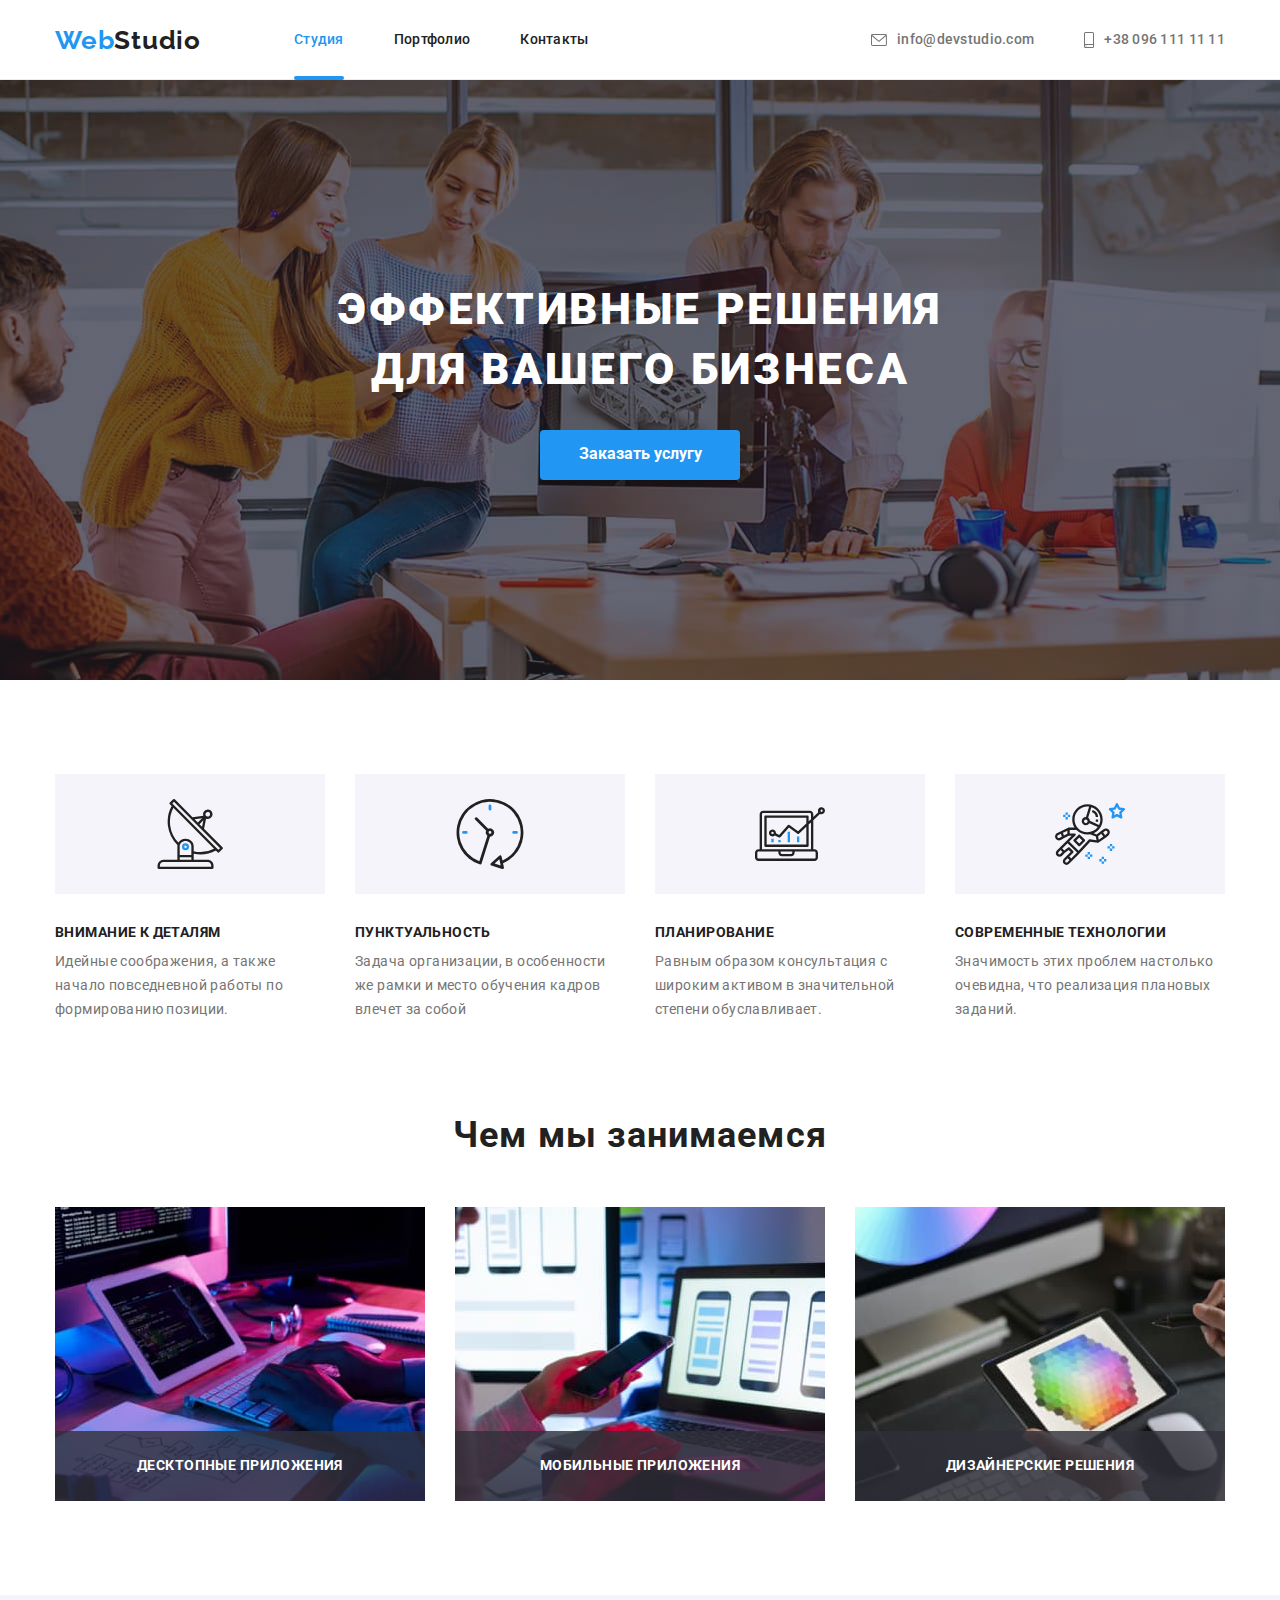
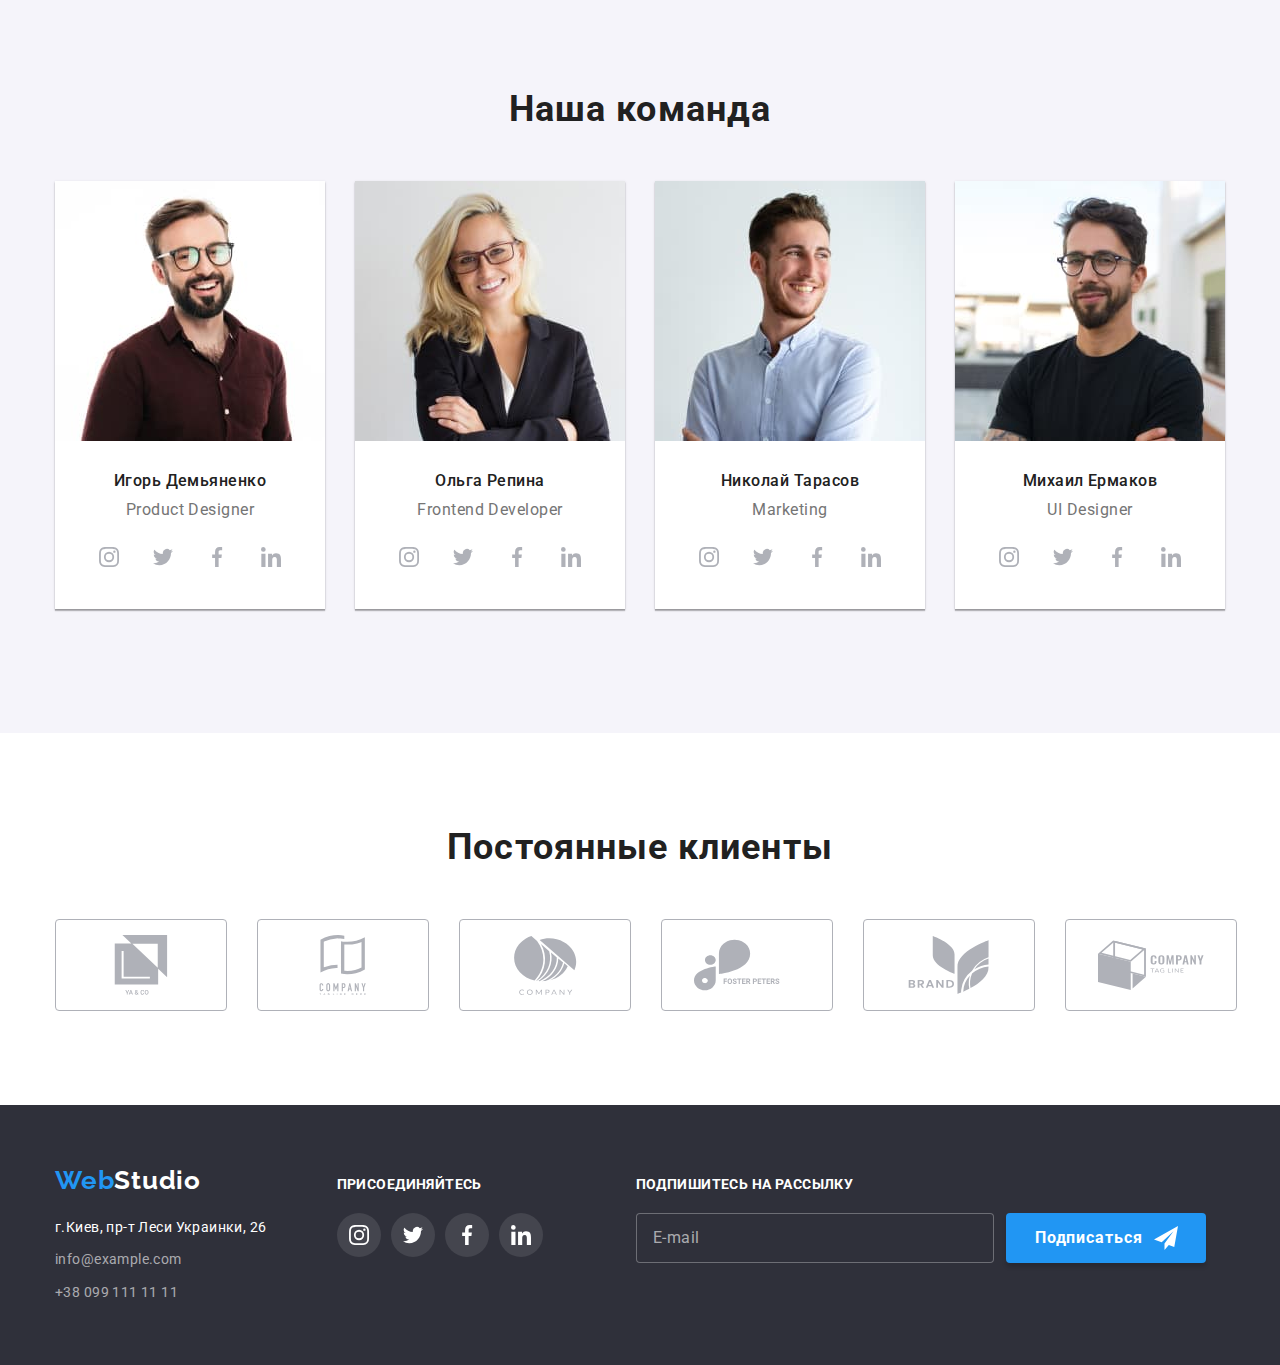
<file: index.html>
<!DOCTYPE html>
<html lang="en">
<head>
    <meta charset="UTF-8">
    <meta http-equiv="X-UA-Compatible" content="IE=edge">
    <meta name="viewport" content="width=device-width, initial-scale=1.0">
    <title>WebStudio</title>
    <link rel="preconnect" href="https://fonts.googleapis.com">
    <link rel="preconnect" href="https://fonts.gstatic.com" crossorigin>
    <link href="https://fonts.googleapis.com/css2?family=Raleway:wght@700&family=Roboto:wght@400;500;700;900&display=swap" rel="stylesheet">
    <link rel="stylesheet" href="https://cdnjs.cloudflare.com/ajax/libs/modern-normalize/1.1.0/modern-normalize.min.css">
    <link rel="stylesheet" href="css/main.min.css">
</head>
<body>
    <!--Шапка-->
    <header class="page-header"> 
      <div class="container page-header--head">
        <nav class="header-nav">
        <a href="#" class="logo"><span class="logo__accent">Web</span>Studio</a>
        <div class="mobile-menu is-open" data-menu>
          <nav class="mobile-menu__nav">
            <ul class="nav-mobile">
                <li class="nav-mobile__item">
                    <a href="./index.html" class="nav-mobile__link nav-mobile__link--current">Студия</a>
                </li>
                <li class="nav-mobile__item">
                    <a href="./portfolio.html" class="nav-mobile__link">Портфолио</a>
                </li>
                <li class="nav-mobile__item">
                    <a href="#" class="nav-mobile__link">Контакты</a>
                </li>
            </ul>
            </nav>
            <ul class="mobile-contact">
                <li class="mobile-contact__item">
                    <a href="tel:+380961111111" class="mobile-contact__tel">
                       +38 096 111 11 11</a></li>
                <li class="mobile-contact__item">
                    <a href="mailto:info@devstudio.com" class="mobile-contact__mail">
                        info@devstudio.com</a></li>
                    </ul>
            <ul class="mobile-socials mobile-menu__socials">
                <li class="mobile-socials__item">
                    <a class="mobile-socials__link" href="">Instagram</a>
                    <div class="mobile-socials__wall"></div>
                </li>
                
                <li class="mobile-socials__item">
                    <a class="mobile-socials__link" href="">Twitter</a>
                    <div class="mobile-socials__wall"></div>
                </li>
                
                <li class="mobile-socials__item">
                    <a class="mobile-socials__link" href="">Facebook</a>
                    <div class="mobile-socials__wall"></div>
                </li>
                
                <li class="mobile-socials__item">
                    <a class="mobile-socials__link" href="">LinkedIn</a>
                </li>
            </ul>
        </div>
        <button type="button" class="header-button is-open" aria-expanded="false" data-menu-button>
        <svg
            width="40" 
            height="40" 
            aria-label="Switch mobile menu">  
                <use class="header-button__icon-menu" href="./images/symbol-defs.svg#icon-menu_40px"></use>
                <use class="header-button__icon-close" href="./images/symbol-defs.svg#icon-close_40px"></use>
        </svg>
        </button>
        <ul class="site-nav">
            <li class="site-nav__item">
                <a href="./index.html" class="site-nav__link site-nav__link--current">Студия</a>
            </li>
            <li class="site-nav__item">
                <a href="./portfolio.html" class="site-nav__link">Портфолио</a>
            </li>
            <li class="site-nav__item">
                <a href="#" class="site-nav__link">Контакты</a>
            </li>
        </ul>
        </nav>
        <ul class="auth-nav">
        <li class="auth-nav__item">
            <a href="mailto:info@devstudio.com" class="auth-nav__link">
                <svg class="auth-nav__icon-mail">
                    <use href="./images/symbol-defs.svg#icon-envelope"></use>
                </svg>
                info@devstudio.com</a>
        </li>
        <li class="auth-nav__item">
            <a href="tel:+380961111111" class="auth-nav__link">
                <svg class="auth-nav__icon-tel">
                    <use href="./images/symbol-defs.svg#icon-smartphone"></use>
                </svg>
                +38 096 111 11 11</a>
        </li>
        </ul>
     </div>
    </header>
    <main>
    <!--Главное окно-->
    <section class="section general general__overlay">
        <div class="container">
        <h1 class="general__heading">Эффективные решения для вашего бизнеса</h1>
        <button class="general-btn" data-modal-open>Заказать услугу</button>
    </div>
    </section>
    <!--Особенности-->
    <section class="section section__padding">
        <div class="container">
        <ul class="list">
            <li class="list__item">
                <div class="list__thumb">
                    <svg class="list__svg">
                        <use href="./images/symbol-defs.svg#icon-tarelka"></use>
                    </svg></div>
                <h3 class="list__title">Внимание к деталям</h3>
                <p class="list__text">
                    Идейные соображения, а также начало повседневной работы по формированию позиции.
                </p>
            </li>
            <li class="list__item">
                <div class="list__thumb">
                    <svg class="list__svg">
                        <use href="./images/symbol-defs.svg#icon-clock"></use>
                    </svg></div>
                <h3 class="list__title">Пунктуальность</h3>
                <p class="list__text">
                    Задача организации, в особенности же рамки и место обучения кадров влечет за собой
                </p>
            </li>
            <li class="list__item">
                <div class="list__thumb">
                    <svg class="list__svg">
                        <use href="./images/symbol-defs.svg#icon-diagram"></use>
                    </svg></div>
                <h3 class="list__title">Планирование</h3>
                <p class="list__text">
                    Равным образом консультация с широким активом в значительной степени обуславливает.
                </p>
            </li>
            <li class="list__item">
                <div class="list__thumb">
                    <svg class="list__svg">
                        <use href="./images/symbol-defs.svg#icon-cosmo"></use>
                    </svg></div>
                <h3 class="list__title">Современные технологии</h3>
                <p class="list__text">
                    Значимость этих проблем настолько очевидна, что реализация плановых заданий.
                </p>
            </li>
        </ul>
        </div>
    </section>
    <!--Чем занимаемся-->
    <section class="section hide">
        <div class="container">
    <h2 class="heading">Чем мы занимаемся</h2>
    <ul class="list">
        <li class="list__img">
            <div class="thumb">
            <img class="thumb__img"
            srcset="./images/img1.jpg 1x, ./images/img1@2x.jpg 2x "
            src="./images/img1.jpg"
            alt="bar"
            width="370">
            <div class="thumb__block">
                <h3 class="thumb__title">Десктопные приложения</h3>
            </div>
        </div>
        </li>
        <li class="list__img">
            <div class="thumb">
            <img class="thumb__img"
            srcset="./images/img2.jpg 1x, ./images/img2@2x.jpg 2x "
            src="./images/img2.jpg"
            alt="disko"
            width="370">
            <div class="thumb__block">
                <h3 class="thumb__title">Мобильные приложения</h3>
            </div>
        </div>
        </li>
        <li class="list__img">
            <div class="thumb">
            <img class="thumb__img"
            srcset="./images/img3.jpg 1x, ./images/img3@2x.jpg 2x "
            src="./images/img3.jpg"
            alt="coffe"
            width="370">
            <div class="thumb__block">
                <h3 class="thumb__title">Дизайнерские решения</h3>
            </div>
        </div>
        </li>
    </ul>
        </div>
    </section>
    <!--Наша команда-->
    <section class="section section--bg-clr">
        <div class="container">
        <h2 class="heading">Наша команда</h2>
        <ul class="list list--team">
            <li class="list__team">
                <img class="list__team-img"
                srcset="
                ./images/team1.jpg 270w,
                ./images/team1-354.jpg 354w,    
                ./images/team1-450.jpg 450w,
                ./images/team1@2x.jpg 540w,
                ./images/team1@2x-354.jpg 708w,
                ./images/team1@2x-450.jpg 900w
                "
                sizes="(min-width: 1200px) 270px, (min-width:768px) 354px, (max-width:480px) 450px, 450px"
                src="./images/team1-450.jpg"
                alt="teammate">
            <div class="resume">
                <h3 class="resume__name">Игорь Демьяненко</h3>
                <p class="resume__pos">Product Designer</p>
                <ul class="social-team">
                    <li class="social-team__item">
                        <a href="#" class="social-team__link">
                        <svg class="social-team__icon">
                            <use href="./images/symbol-defs.svg#icon-instagram"></use>
                        </svg>
                        </a>
                    </li>
                    <li class="social-team__item">
                        <a href="#" class="social-team__link">
                        <svg class="social-team__icon">
                            <use href="./images/symbol-defs.svg#icon-twitter"></use>
                        </svg>
                        </a>
                    </li>
                    <li class="social-team__item">
                        <a href="#" class="social-team__link">
                        <svg class="social-team__icon">
                             <use href="./images/symbol-defs.svg#icon-facebook"></use>
                        </svg>
                        </a>
                    </li>
                    <li class="social-team__item">
                        <a href="#" class="social-team__link">
                        <svg class="social-team__icon">
                            <use href="./images/symbol-defs.svg#icon-linkedin"></use>
                        </svg>
                        </a>
                    </li>
                </ul>
            </div>
            </li>
            <li class="list__team">
                <img class="list__team-img"
                srcset="
                ./images/team2.jpg 270w,
                ./images/team2-354.jpg 354w,    
                ./images/team2-450.jpg 450w,
                ./images/team2@2x.jpg 540w,
                ./images/team2@2x-354.jpg 708w,
                ./images/team2@2x-450.jpg 900w
                "
                sizes="(min-width: 1200px) 270px, (min-width:768px) 354px, (max-width:480px) 450px, 450px"
                src="./images/team2-450.jpg"
                alt="teammate">
            <div class="resume">
                <h3 class="resume__name">Ольга Репина</h3>
                <p class="resume__pos">Frontend Developer</p>
                <ul class="social-team">
                    <li class="social-team__item">
                        <a href="#" class="social-team__link">
                        <svg class="social-team__icon">
                            <use href="./images/symbol-defs.svg#icon-instagram"></use>
                        </svg>
                        </a>
                    </li>
                    <li class="social-team__item">
                        <a href="#" class="social-team__link">
                        <svg class="social-team__icon">
                            <use href="./images/symbol-defs.svg#icon-twitter"></use>
                        </svg>
                        </a>
                    </li>
                    <li class="social-team__item">
                        <a href="#" class="social-team__link">
                        <svg class="social-team__icon">
                             <use href="./images/symbol-defs.svg#icon-facebook"></use>
                        </svg>
                        </a>
                    </li>
                    <li class="social-team__item">
                        <a href="#" class="social-team__link">
                        <svg class="social-team__icon">
                            <use href="./images/symbol-defs.svg#icon-linkedin"></use>
                        </svg>
                        </a>
                    </li>
                </ul>
            </div>
            </li>
            <li class="list__team">
                <img class="list__team-img"
                srcset="
                ./images/team3.jpg 270w,
                ./images/team3-354.jpg 354w,    
                ./images/team3-450.jpg 450w,
                ./images/team3@2x.jpg 540w,
                ./images/team3@2x-354.jpg 708w,
                ./images/team3@2x-450.jpg 900w
                "
                sizes="(min-width: 1200px) 270px, (min-width:768px) 354px, (max-width:480px) 450px, 450px"
                src="./images/team3-450.jpg"
                alt="teammate" >
            <div class="resume">
                <h3 class="resume__name">Николай Тарасов</h3>
                <p class="resume__pos">Marketing</p>
                <ul class="social-team">
                    <li class="social-team__item">
                        <a href="#" class="social-team__link">
                        <svg class="social-team__icon">
                            <use href="./images/symbol-defs.svg#icon-instagram"></use>
                        </svg>
                        </a>
                    </li>
                    <li class="social-team__item">
                        <a href="#" class="social-team__link">
                        <svg class="social-team__icon">
                            <use href="./images/symbol-defs.svg#icon-twitter"></use>
                        </svg>
                        </a>
                    </li>
                    <li class="social-team__item">
                        <a href="#" class="social-team__link">
                        <svg class="social-team__icon">
                             <use href="./images/symbol-defs.svg#icon-facebook"></use>
                        </svg>
                        </a>
                    </li>
                    <li class="social-team__item">
                        <a href="#" class="social-team__link">
                        <svg class="social-team__icon">
                            <use href="./images/symbol-defs.svg#icon-linkedin"></use>
                        </svg>
                        </a>
                    </li>
                </ul>
            </div>
            </li>
            <li class="list__team">
                <img class="list__team-img"
                srcset="
                ./images/team4.jpg 270w,
                ./images/team4-354.jpg 354w,    
                ./images/team4-450.jpg 450w,
                ./images/team4@2x.jpg 540w,
                ./images/team4@2x-354.jpg 708w,
                ./images/team4@2x-450.jpg 900w
                "
                sizes="(min-width: 1200px) 270px, (min-width:768px) 354px, (max-width:480px) 450px, 450px"
                src="./images/team4-450.jpg"
                alt="teammate" >
            <div class="resume">
                <h3 class="resume__name">Михаил Ермаков</h3>
                <p class="resume__pos">UI Designer</p>
                <ul class="social-team">
                    <li class="social-team__item">
                        <a href="#" class="social-team__link">
                        <svg class="social-team__icon">
                            <use href="./images/symbol-defs.svg#icon-instagram"></use>
                        </svg>
                        </a>
                    </li>
                    <li class="social-team__item">
                        <a href="#" class="social-team__link">
                        <svg class="social-team__icon">
                            <use href="./images/symbol-defs.svg#icon-twitter"></use>
                        </svg>
                        </a>
                    </li>
                    <li class="social-team__item">
                        <a href="#" class="social-team__link">
                        <svg class="social-team__icon">
                             <use href="./images/symbol-defs.svg#icon-facebook"></use>
                        </svg>
                        </a>
                    </li>
                    <li class="social-team__item">
                        <a href="#" class="social-team__link">
                        <svg class="social-team__icon">
                            <use href="./images/symbol-defs.svg#icon-linkedin"></use>
                        </svg>
                        </a>
                    </li>
                </ul>
            </div>
            </li>
        </ul>
        </div>
    </section>
    <!-- Партнёры -->
    <section class="section">
        <div class="container">
        <h2 class="heading">Постоянные клиенты</h2>
        <ul class="company">
            <li class="company__item">
                <a href="#" class="company__link">
                    <svg class="company__icon">
                        <use href="./images/symbol-defs.svg#icon-company1"></use>
                    </svg>
                </a>
            </li>
            <li class="company__item">
                <a href="#" class="company__link">
                    <svg class="company__icon">
                        <use href="./images/symbol-defs.svg#icon-company2"></use>
                    </svg>
                </a>
            </li>
            <li class="company__item">
                <a href="#" class="company__link">
                    <svg class="company__icon">
                        <use href="./images/symbol-defs.svg#icon-company3"></use>
                    </svg>
                </a>
            </li>
            <li class="company__item">
                <a href="#" class="company__link">
                    <svg class="company__icon">
                        <use href="./images/symbol-defs.svg#icon-company4"></use>
                    </svg>
                </a>
            </li>
            <li class="company__item">
                <a href="#" class="company__link">
                    <svg class="company__icon">
                        <use href="./images/symbol-defs.svg#icon-company5"></use>
                    </svg>
                </a>
            </li>
            <li class="company__item">
                <a href="#" class="company__link">
                    <svg class="company__icon">
                        <use href="./images/symbol-defs.svg#icon-company6"></use>
                    </svg>
                </a>
            </li>
        </ul>
    </div>
    </section>
    </main>
    <!--Футер-->
    <footer class="footer">
        <div class="container footer__foot">
            <div class="tablet-footer">
            <div class="connect">
                <a href="#" class="logo logo--white"><span class="logo__accent">Web</span>Studio</a> 
        <address class="connect__adress">
            <ul class="list-connect">
            <li class="list-connect__item">г.Киев, пр-т Леси Украинки, 26</li>
            <li class="list-connect__item"><a href="mailto:info@example.com" class="list-connect__link">info@example.com</a></li>
            <li class="list-connect__item"><a href="tel:+380991111111" class="list-connect__link">+38 099 111 11 11</a></li>
            </ul>
        </address>
    </div>
        <div class="footer__join-us">
        <h2 class="footer__title">Присоединяйтесь</h2>
        <ul class="social">
            <li class="social__item">
                <a href="#" class="social__link">
                    <svg class="social__icon">
                        <use href="./images/symbol-defs.svg#icon-instagram"></use>
                    </svg>
                </a>
            </li>
            <li class="social__item">
                <a href="#" class="social__link">
                    <svg class="social__icon">
                        <use href="./images/symbol-defs.svg#icon-twitter"></use>
                    </svg>
                </a>
            </li>
            <li class="social__item">
                <a href="#" class="social__link">
                    <svg class="social__icon">
                        <use href="./images/symbol-defs.svg#icon-facebook"></use>
                    </svg>
                </a>
            </li>
            <li class="social__item">
                <a href="#" class="social__link">
                    <svg class="social__icon">
                        <use href="./images/symbol-defs.svg#icon-linkedin"></use>
                    </svg>
                </a>
            </li>
        </ul>
    </div>
</div>
    <form class="footer__form">
        <h2 class="footer__title">Подпишитесь на рассылку</h2>
        <div class="footer-thumb">
        <input type="email" class="footer-thumb__input" placeholder="E-mail" name="email">
        <button class="footer__btn" type="submit"><span class="footer__btn__text">Подписаться</span>
            <svg class="footer__btn__icon">
                <use href="./images/symbol-defs.svg#icon-send"></use>
            </svg> </button>
      </div>
    </form>
        </div> 
    </footer> 
    <!--Модальное окно-->
    <div class="backdrop backdrop--hidden" data-modal>
        <div class="modal">
            <button class="button-close" data-modal-close>
                <svg class="button-close__icon">
                    <use href="./images/symbol-defs.svg#icon-close"></use>
                </svg>
            </button>
            <h2 class="form-title">Оставьте свои данные, мы вам перезвоним</h2>
            <form class="form">
        <div class="form__info" role="group">
             <div class="form-field">
                <label class="form-field__label" for="name">Имя</label>
              <div class="form-field__thumb">
                <input class="form-field__input" type="text" id="name" name="user-name">
                <svg class="form-field__icon">
                    <use href="./images/symbol-defs.svg#icon-person"></use>
                </svg>
              </div>
            </div>
            <div class="form-field">
                <label class="form-field__label" for="tel">Телефон</label>
              <div class="form-field__thumb">
                <input class="form-field__input" type="text" id="tel" name="telephone">
                <svg class="form-field__icon">
                    <use href="./images/symbol-defs.svg#icon-phone"></use>
                </svg>
             </div>
            </div>
                <div class="form-field">
                <label class="form-field__label" for="email">Почта</label>
              <div class="form-field__thumb">
                    <input class="form-field__input" type="text" id="email" name="email">
                <svg class="form-field__icon">
                    <use href="./images/symbol-defs.svg#icon-email"></use>
                </svg>
             </div>
                </div>  
            <div class="form-field">
                <label class="form-field__label" for="enter-text">Комментарий</label>
                <textarea class="area" id="enter-text" name="enter-text" rows="8" placeholder="Введите текст"></textarea>
            </div>
        </div>
            <div class="form-check">
                <label class="form-check__label" for="checkbox">
                <input class="form-check__check" type="checkbox" id="checkbox" name="agree">
                <span class="form-check__checkbox"><svg class="form-check__icon">
                    <use href="./images/symbol-defs.svg#icon-check"></use>
                </svg></span>
                <span class="form-check__text">Соглашаюсь с рассылкой и принимаю <a href="#" class="form-check__link">Условия договора</a></span></label>
            </div>
                <button type="submit" class="general-btn">Отправить</button>
            </form>
        </div>
    </div>
    <script src="./js/menu.js"></script>
    <script src="./js/modal.js"></script>
</body>
</html>
</file>
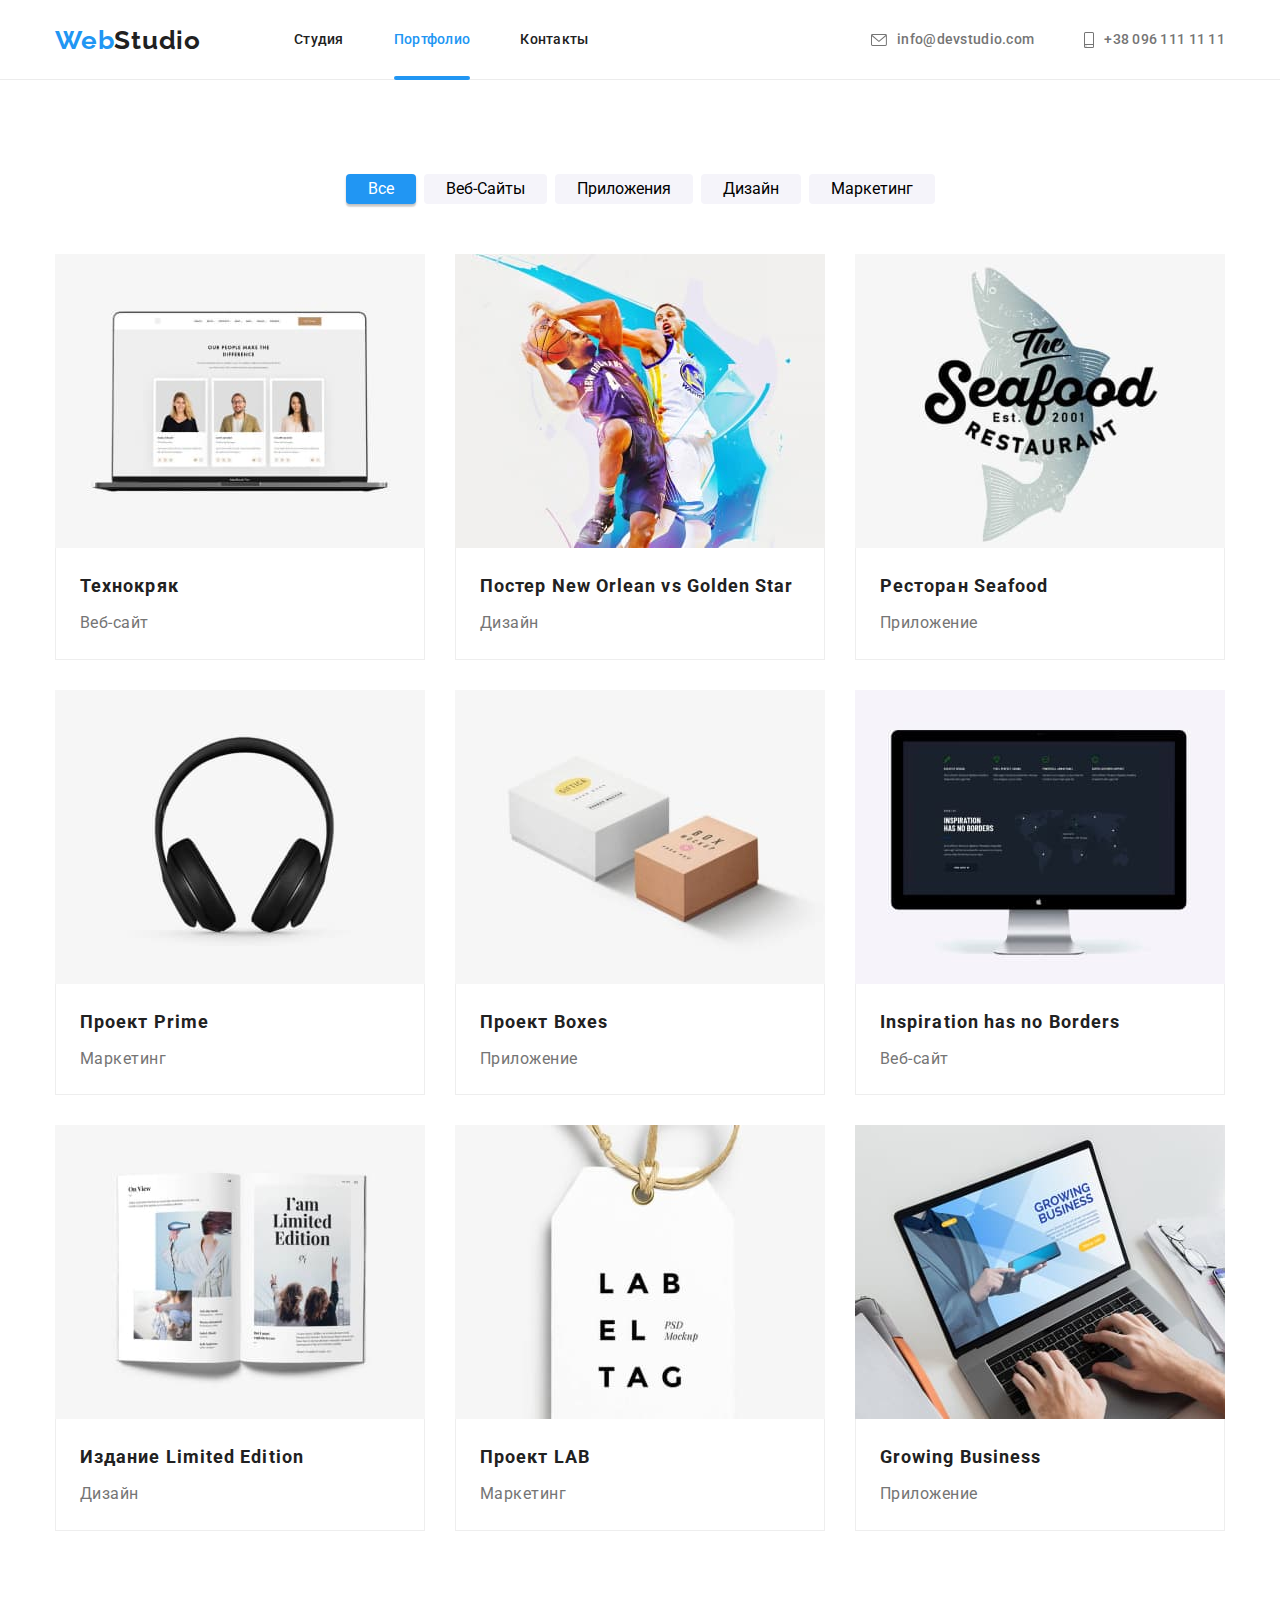
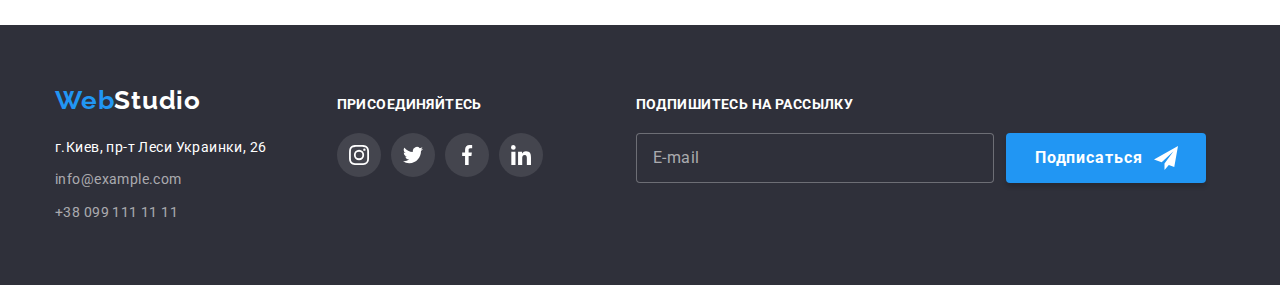
<file: portfolio.html>
<!DOCTYPE html>
<html lang="en">
<head>
    <meta charset="UTF-8">
    <meta http-equiv="X-UA-Compatible" content="IE=edge">
    <meta name="viewport" content="width=device-width, initial-scale=1.0">
    <title>Portfolio</title>
    <link rel="preconnect" href="https://fonts.googleapis.com">
    <link rel="preconnect" href="https://fonts.gstatic.com" crossorigin>
    <link href="https://fonts.googleapis.com/css2?family=Raleway:wght@700&family=Roboto:wght@400;500;700;900&display=swap" rel="stylesheet"> 
    <link rel="stylesheet" href="https://cdnjs.cloudflare.com/ajax/libs/modern-normalize/1.1.0/modern-normalize.min.css">   
    <link rel="stylesheet" href="css/main.min.css">
    
</head>
<body>
    <!--Шапка-->
    <header class="page-header"> 
        <div class="container page-header--head">
          <nav class="header-nav">
          <a href="#" class="logo"><span class="logo__accent">Web</span>Studio</a>
          <div class="mobile-menu is-open" data-menu>
            <nav class="mobile-menu__nav">
              <ul class="nav-mobile">
                  <li class="nav-mobile__item">
                      <a href="./index.html" class="nav-mobile__link ">Студия</a>
                  </li>
                  <li class="nav-mobile__item">
                      <a href="./portfolio.html" class="nav-mobile__link nav-mobile__link--current">Портфолио</a>
                  </li>
                  <li class="nav-mobile__item">
                      <a href="#" class="nav-mobile__link">Контакты</a>
                  </li>
              </ul>
              </nav>
              <ul class="mobile-contact">
                <li class="mobile-contact__item">
                    <a href="tel:+380961111111" class="mobile-contact__tel">
                       +38 096 111 11 11</a></li>
                <li class="mobile-contact__item">
                    <a href="mailto:info@devstudio.com" class="mobile-contact__mail">
                        info@devstudio.com</a></li>
                    </ul>
              <ul class="mobile-socials mobile-menu__socials">
                  <li class="mobile-socials__item">
                      <a class="mobile-socials__link" href="">Instagram</a>
                      <div class="mobile-socials__wall"></div>
                  </li>
                  
                  <li class="mobile-socials__item">
                      <a class="mobile-socials__link" href="">Twitter</a>
                      <div class="mobile-socials__wall"></div>
                  </li>
                  
                  <li class="mobile-socials__item">
                      <a class="mobile-socials__link" href="">Facebook</a>
                      <div class="mobile-socials__wall"></div>
                  </li>
                  
                  <li class="mobile-socials__item">
                      <a class="mobile-socials__link" href="">LinkedIn</a>
                  </li>
              </ul>
          </div>
          <button type="button" class="header-button is-open" aria-expanded="false" data-menu-button>
            <svg
                width="40" 
                height="40" 
                aria-label="Switch mobile menu">  
                    <use class="header-button__icon-menu" href="./images/symbol-defs.svg#icon-menu_40px"></use>
                    <use class="header-button__icon-close" href="./images/symbol-defs.svg#icon-close_40px"></use>
            </svg>
            </button>
          <ul class="site-nav">
              <li class="site-nav__item">
                  <a href="./index.html" class="site-nav__link ">Студия</a>
              </li>
              <li class="site-nav__item">
                  <a href="./portfolio.html" class="site-nav__link site-nav__link--current">Портфолио</a>
              </li>
              <li class="site-nav__item">
                  <a href="#" class="site-nav__link">Контакты</a>
              </li>
          </ul>
          </nav>
          <ul class="auth-nav">
          <li class="auth-nav__item">
              <a href="mailto:info@devstudio.com" class="auth-nav__link">
                  <svg class="auth-nav__icon-mail">
                      <use href="./images/symbol-defs.svg#icon-envelope"></use>
                  </svg>
                  info@devstudio.com</a>
          </li>
          <li class="auth-nav__item">
              <a href="tel:+380961111111" class="auth-nav__link">
                  <svg class="auth-nav__icon-tel">
                      <use href="./images/symbol-defs.svg#icon-smartphone"></use>
                  </svg>
                  +38 096 111 11 11</a>
          </li>
          </ul>
       </div>
    </header>
    <main>
    <section class="section">
    <!--Навигация-->
   <div class="container">
         <h2 hidden>Navigation</h2>
           <ul class="list list-nav">
               <li class="list-nav__item"><button class="list-nav__btn list-nav__btn--current">Все</button></li>
               <li class="list-nav__item"><button class="list-nav__btn">Веб-Сайты</button></li>
               <li class="list-nav__item"><button class="list-nav__btn">Приложения</button></li>
               <li class="list-nav__item"><button class="list-nav__btn">Дизайн</button></li>
               <li class="list-nav__item"><button class="list-nav__btn">Маркетинг</button></li>
           </ul>
   </div>
    <!--Проекты-->
    <div class="container">
            <ul class="projects">
               <li class="projects__item">
                   <a href="" class="projects__link">
                       <div class="projects__photo">
                       <img class="projects__img"
                        srcset="
                        images/project1-354.jpg 354w,
                        images/project1.jpg 370w,
                        images/project1-450.jpg 450w,
                        images/project1@2x-354.jpg 708w,
                        images/project1@2x.jpg 740w,
                        images/project1@2x-450.jpg 900w
                        "
                        sizes="(min-width: 1200px) 370px, (min-width:768px) 354px, (max-width:480px) 450px, 450px"
                        src="images/project1-450.jpg"
                        alt="project">
                       <p class="projects__text">
                        Ресурс предлагает комплексные предложения с разным уровнем функционала и сервисов. Все это позволит посетителю получить исчерпывающие сведения о компании или частном лице.
                       </p>
                    </div>
                   <div class="projects__border
                   projects__border--tablet"><h3 class="projects__title">Технокряк</h3>
                   <p class="projects__sub-title">Веб-сайт</p></div></a>
                </li>
              <li class="projects__item">
                  <a href="" class="projects__link">
                    <div class="projects__photo">
                       <img  class="projects__img"
                       srcset="
                       images/project2-354.jpg 354w,
                       images/project2.jpg 370w,
                       images/project2-450.jpg 450w,
                       images/project2@2x-354.jpg 708w,
                       images/project2@2x.jpg 740w,
                       images/project2@2x-450.jpg 900w
                       "
                       sizes="(min-width: 1200px) 370px, (min-width:768px) 354px, (max-width:480px) 450px, 450px"
                       src="images/project2-450.jpg"
                       alt="project">
                       <p class="projects__text">
                        Ресурс предлагает комплексные предложения с разным уровнем функционала и сервисов. Все это позволит посетителю получить исчерпывающие сведения о компании или частном лице.
                       </p>
                    </div>
                    <div class="projects__border"><h3 class="projects__title">Постер New Orlean vs Golden Star</h3>
                  <p class="projects__sub-title">Дизайн</p></div></a>
              </li>
              <li class="projects__item">
                 <a href="" class="projects__link">
                    <div class="projects__photo">
                      <img   class="projects__img"
                      srcset="
                        images/project3-354.jpg 354w,
                        images/project3.jpg 370w,
                        images/project3-450.jpg 450w,
                        images/project3@2x-354.jpg 708w,
                        images/project3@2x.jpg 740w,
                        images/project3@2x-450.jpg 900w
                        "
                        sizes="(min-width: 1200px) 370px, (min-width:768px) 354px, (max-width:480px) 450px, 450px"
                        src="images/project3-450.jpg"
                      alt="project">
                      <p class="projects__text">
                        Ресурс предлагает комплексные предложения с разным уровнем функционала и сервисов. Все это позволит посетителю получить исчерпывающие сведения о компании или частном лице.
                       </p>
                    </div>
                    <div class="projects__border"><h3 class="projects__title">Ресторан Seafood</h3>
                 <p class="projects__sub-title">Приложение</p></div></a>
                </li>
              <li class="projects__item">
                  <a href="" class="projects__link">
                    <div class="projects__photo">
                       <img  class="projects__img"  
                       srcset="
                       images/project4-354.jpg 354w,
                       images/project4.jpg 370w,
                       images/project4-450.jpg 450w,
                       images/project4@2x-354.jpg 708w,
                       images/project4@2x.jpg 740w,
                       images/project4@2x-450.jpg 900w
                       "
                       sizes="(min-width: 1200px) 370px, (min-width:768px) 354px, (max-width:480px) 450px, 450px"
                       src="images/project4-450.jpg"
                       alt="project" >
                       <p class="projects__text">
                        Ресурс предлагает комплексные предложения с разным уровнем функционала и сервисов. Все это позволит посетителю получить исчерпывающие сведения о компании или частном лице.
                       </p>
                    </div>
                  <div class="projects__border"><h3 class="projects__title">Проект Prime</h3>
                  <p class="projects__sub-title">Маркетинг</p></div></a>
                </li>
              <li class="projects__item">
                   <a href="" class="projects__link">
                    <div class="projects__photo">
                        <img   class="projects__img"  
                        srcset="
                        images/project5-354.jpg 354w,
                        images/project5.jpg 370w,
                        images/project5-450.jpg 450w,
                        images/project5@2x-354.jpg 708w,
                        images/project5@2x.jpg 740w,
                        images/project5@2x-450.jpg 900w
                        "
                        sizes="(min-width: 1200px) 370px, (min-width:768px) 354px, (max-width:480px) 450px, 450px"
                        src="images/project5-450.jpg"
                        alt="project" >
                        <p class="projects__text">
                            Ресурс предлагает комплексные предложения с разным уровнем функционала и сервисов. Все это позволит посетителю получить исчерпывающие сведения о компании или частном лице.
                           </p>
                        </div>
                   <div class="projects__border"><h3 class="projects__title">Проект Boxes</h3>
                   <p class="projects__sub-title">Приложение</p></div></a>
                </li>
              <li class="projects__item">
                   <a href="" class="projects__link">
                    <div class="projects__photo">
                        <img  class="projects__img"    
                        srcset="
                        images/project6-354.jpg 354w,
                        images/project6.jpg 370w,
                        images/project6-450.jpg 450w,
                        images/project6@2x-354.jpg 708w,
                        images/project6@2x.jpg 740w,
                        images/project6@2x-450.jpg 900w
                        "
                        sizes="(min-width: 1200px) 370px, (min-width:768px) 354px, (max-width:480px) 450px, 450px"
                        src="images/project6-450.jpg"
                        alt="project" >
                        <p class="projects__text">
                            Ресурс предлагает комплексные предложения с разным уровнем функционала и сервисов. Все это позволит посетителю получить исчерпывающие сведения о компании или частном лице.
                           </p>
                        </div>
                   <div class="projects__border"><h3 class="projects__title">Inspiration has no Borders</h3>
                   <p class="projects__sub-title">Веб-сайт</p></div></a>
                </li>
              <li class="projects__item">
                  <a href="" class="projects__link">
                    <div class="projects__photo">
                       <img  class="projects__img"    
                       srcset="
                       images/project7-354.jpg 354w,
                       images/project7.jpg 370w,
                       images/project7-450.jpg 450w,
                       images/project7@2x-354.jpg 708w,
                       images/project7@2x.jpg 740w,
                       images/project7@2x-450.jpg 900w
                       "
                       sizes="(min-width: 1200px) 370px, (min-width:768px) 354px, (max-width:480px) 450px, 450px"
                       src="images/project7-450.jpg"
                       alt="project" >
                       <p class="projects__text">
                        Ресурс предлагает комплексные предложения с разным уровнем функционала и сервисов. Все это позволит посетителю получить исчерпывающие сведения о компании или частном лице.
                       </p>
                    </div>
                  <div class="projects__border"><h3 class="projects__title">Издание Limited Edition</h3> 
                  <p class="projects__sub-title">Дизайн</p></div></a>
                </li>
              <li class="projects__item">
                  <a href="" class="projects__link">
                    <div class="projects__photo">
                       <img class="projects__img"    
                       srcset="
                       images/project8-354.jpg 354w,
                       images/project8.jpg 370w,
                       images/project8-450.jpg 450w,
                       images/project8@2x-354.jpg 708w,
                       images/project8@2x.jpg 740w,
                       images/project8@2x-450.jpg 900w
                       "
                       sizes="(min-width: 1200px) 370px, (min-width:768px) 354px, (max-width:480px) 450px, 450px"
                       src="images/project8-450.jpg"
                       alt="project" >
                       <p class="projects__text">
                        Ресурс предлагает комплексные предложения с разным уровнем функционала и сервисов. Все это позволит посетителю получить исчерпывающие сведения о компании или частном лице.
                       </p>
                    </div>
                  <div class="projects__border"><h3 class="projects__title">Проект LAB</h3>
                  <p class="projects__sub-title">Маркетинг</p></div></a>
                </li>
              <li class="projects__item">
                  <a href="" class="projects__link">
                    <div class="projects__photo">
                       <img class="projects__img"   
                       srcset="
                       images/project9-354.jpg 354w,
                       images/project9.jpg 370w,
                       images/project9-450.jpg 450w,
                       images/project9@2x-354.jpg 708w,
                       images/project9@2x.jpg 740w,
                       images/project9@2x-450.jpg 900w
                       "
                       sizes="(min-width: 1200px) 370px, (min-width:768px) 354px, (max-width:480px) 450px, 450px"
                       src="images/project9-450.jpg"
                       alt="project" >
                       <p class="projects__text">
                        Ресурс предлагает комплексные предложения с разным уровнем функционала и сервисов. Все это позволит посетителю получить исчерпывающие сведения о компании или частном лице.
                       </p>
                    </div>
                  <div class="projects__border"><h3 class="projects__title">Growing Business</h3>
                  <p class="projects__sub-title">Приложение</p></div></a>
                </li>
            </ul>
    </div>
    </section>
    </main>
    <!--Футер-->
    <footer class="footer">
        <div class="container footer__foot">
            <div class="tablet-footer">
            <div class="connect">
                <a href="#" class="logo logo--white"><span class="logo__accent">Web</span>Studio</a> 
        <address class="connect__adress">
            <ul class="list-connect">
            <li class="list-connect__item">г.Киев, пр-т Леси Украинки, 26</li>
            <li class="list-connect__item"><a href="mailto:info@example.com" class="list-connect__link">info@example.com</a></li>
            <li class="list-connect__item"><a href="tel:+380991111111" class="list-connect__link">+38 099 111 11 11</a></li>
            </ul>
        </address>
    </div>
        <div class="footer__join-us">
        <h2 class="footer__title">Присоединяйтесь</h2>
        <ul class="social">
            <li class="social__item">
                <a href="#" class="social__link">
                    <svg class="social__icon">
                        <use href="./images/symbol-defs.svg#icon-instagram"></use>
                    </svg>
                </a>
            </li>
            <li class="social__item">
                <a href="#" class="social__link">
                    <svg class="social__icon">
                        <use href="./images/symbol-defs.svg#icon-twitter"></use>
                    </svg>
                </a>
            </li>
            <li class="social__item">
                <a href="#" class="social__link">
                    <svg class="social__icon">
                        <use href="./images/symbol-defs.svg#icon-facebook"></use>
                    </svg>
                </a>
            </li>
            <li class="social__item">
                <a href="#" class="social__link">
                    <svg class="social__icon">
                        <use href="./images/symbol-defs.svg#icon-linkedin"></use>
                    </svg>
                </a>
            </li>
        </ul>
    </div>
</div>
    <form class="footer__form">
        <h2 class="footer__title">Подпишитесь на рассылку</h2>
        <div class="footer-thumb">
        <input type="email" class="footer-thumb__input" placeholder="E-mail" name="email">
        <button class="footer__btn" type="submit"><span class="footer__btn__text">Подписаться</span>
            <svg class="footer__btn__icon">
                <use href="./images/symbol-defs.svg#icon-send"></use>
            </svg> </button>
      </div>
    </form>
        </div> 
    </footer> 
    <script src="./js/menu.js"></script>
</body>
</html>
</file>
<file: css/main.min.css>
html{-webkit-box-sizing:border-box;box-sizing:border-box}*,*::before,*::after{-webkit-box-sizing:border-box;box-sizing:border-box}body{margin:0;padding-top:80px;font-family:"Roboto",sans-serif;color:#212121;background-color:#fff}h1,h2,h3,h4,h5,h6 p,ul{margin:0}.container{padding-left:15px;padding-right:15px;margin-left:auto;margin-right:auto}@media screen and (min-width: 480px){.container{width:480px}}@media screen and (min-width: 768px){.container{width:768px}}@media screen and (min-width: 1200px){.container{width:1200px}}.section{padding-top:60px;padding-bottom:60px}@media screen and (min-width: 1200px){.section{padding-top:94px;padding-bottom:94px}}.size-clr{max-width:1600px;background-color:#2f303a}.page-header{position:fixed;z-index:1;top:0;left:0;right:0;height:80px;background-color:#fff;border-bottom:1px solid #ececec}.page-header--head{display:-webkit-box;display:-ms-flexbox;display:flex}@media screen and (max-width: 1200px){.page-header--head{width:100%;height:100%}}.logo,.logo__accent{font-family:"Raleway";font-weight:700;font-size:26px;line-height:1.19;letter-spacing:.03em;text-decoration:none;color:#212121}.logo__accent{color:#2196f3;margin-bottom:20px}@media screen and (max-width: 767px){.header-nav{display:-webkit-box;display:-ms-flexbox;display:flex;-webkit-box-pack:justify;-ms-flex-pack:justify;justify-content:space-between;-webkit-box-align:center;-ms-flex-align:center;align-items:center;width:100%}}@media screen and (min-width: 768px){.header-nav{display:-webkit-box;display:-ms-flexbox;display:flex;-webkit-box-align:center;-ms-flex-align:center;align-items:center}}.site-nav{display:-webkit-box;display:-ms-flexbox;display:flex;-webkit-box-align:center;-ms-flex-align:center;align-items:center;padding-left:0;font-weight:500;font-size:14px;line-height:1.14;letter-spacing:.02em;list-style:none}@media screen and (max-width: 767px){.site-nav{display:none}}.site-nav__item{margin-left:50px}.site-nav__item:first-child{margin-left:93px}.site-nav__link{display:block;padding-top:32px;padding-bottom:32px;color:#212121;text-decoration:none;-webkit-transition:color 250ms cubic-bezier(0.4, 0, 0.2, 1);transition:color 250ms cubic-bezier(0.4, 0, 0.2, 1)}.site-nav__link--current{position:relative;color:#2196f3}.site-nav__link--current::after{content:"";position:absolute;display:block;width:100%;height:4px;bottom:0;border-radius:4px;background-color:#2196f3}.site-nav__link:hover,.site-nav__link:focus{color:#2196f3}.auth-nav{display:-webkit-box;display:-ms-flexbox;display:flex;-webkit-box-align:center;-ms-flex-align:center;align-items:center;margin-left:auto;padding-left:0;font-weight:500;font-size:14px;line-height:1.14;letter-spacing:.02em;list-style:none;color:#757575}@media screen and (max-width: 767px){.auth-nav{display:none}}@media screen and (min-width: 768px){.auth-nav{-webkit-box-orient:vertical;-webkit-box-direction:normal;-ms-flex-direction:column;flex-direction:column;-webkit-box-pack:center;-ms-flex-pack:center;justify-content:center;-webkit-box-align:start;-ms-flex-align:start;align-items:flex-start}}@media screen and (min-width: 1200px){.auth-nav{-webkit-box-orient:horizontal;-webkit-box-direction:normal;-ms-flex-direction:row;flex-direction:row}}@media screen and (min-width: 1200px){.auth-nav .auth-nav__item+.auth-nav__item{margin-left:50px}}@media screen and (min-width: 768px){.auth-nav__item:first-child{margin-bottom:10px}}@media screen and (min-width: 1200px){.auth-nav__item:first-child{margin-bottom:0}}.auth-nav__link{display:-webkit-box;display:-ms-flexbox;display:flex;-webkit-box-align:center;-ms-flex-align:center;align-items:center;color:var(--text-color);text-decoration:none;-webkit-transition:color 250ms cubic-bezier(0.4, 0, 0.2, 1);transition:color 250ms cubic-bezier(0.4, 0, 0.2, 1)}@media screen and (min-width: 1200px){.auth-nav__link{padding-top:32px;padding-bottom:32px}}.auth-nav__link:hover,.auth-nav__link:focus{color:#2196f3}.auth-nav__icon-mail{width:16px;height:12px;margin-right:10px;fill:currentColor}.auth-nav__icon-tel{width:10px;height:16px;margin-right:10px;fill:currentColor}.header-button{position:relative;display:block;width:40px;height:40px;padding:0;margin:0;border:none;background-color:rgba(0,0,0,0);z-index:1}@media screen and (min-width: 767px){.header-button{display:none}}.header-button__icon-close{position:absolute;width:24px;height:16px;top:0;left:0}.header-button:hover .header-button__icon-close,.header-button:focus .header-button__icon-close{fill:#2196f3}.header-button__icon-menu{position:absolute;width:24px;height:16px;top:0;left:0}.header-button:hover .header-button__icon-menu,.header-button:focus .header-button__icon-menu{fill:#2196f3}.header-button .header-button__icon-menu{display:none}.header-button.is-open .header-button__icon-menu{display:block}.header-button.is-open .header-button__icon-close{display:none}.mobile-menu{display:block;position:absolute;left:0;top:0;padding:48px 40px;width:100%;height:100vh;font-size:15px;text-align:center;background-color:#fff;z-index:1;display:-webkit-box;display:-ms-flexbox;display:flex;-webkit-box-orient:vertical;-webkit-box-direction:normal;-ms-flex-direction:column;flex-direction:column;-webkit-box-pack:justify;-ms-flex-pack:justify;justify-content:space-between}@media screen and (min-width: 767px){.mobile-menu{display:none}}.mobile-menu.is-open{display:none}.mobile-menu__nav{-webkit-box-flex:1;-ms-flex-positive:1;flex-grow:1}.nav-mobile{display:-webkit-box;display:-ms-flexbox;display:flex;-webkit-box-orient:vertical;-webkit-box-direction:normal;-ms-flex-direction:column;flex-direction:column;-webkit-box-align:start;-ms-flex-align:start;align-items:flex-start;list-style:none;margin:0;padding:0}.nav-mobile__item{font-style:normal;font-weight:500;font-size:40px;line-height:1.18;text-align:center;letter-spacing:.02em}.nav-mobile .nav-mobile__item+.nav-mobile__item{margin-top:34px}.nav-mobile__link{text-decoration:none;color:#212121}.nav-mobile__link--current{color:#2196f3}.nav-mobile__link:hover,.nav-mobile__link:focus{color:#2196f3}.mobile-contact{display:-webkit-box;display:-ms-flexbox;display:flex;-webkit-box-orient:vertical;-webkit-box-direction:normal;-ms-flex-direction:column;flex-direction:column;-webkit-box-align:start;-ms-flex-align:start;align-items:flex-start;list-style:none;margin:0;padding:0}.mobile-contact__item:first-child{margin-bottom:32px}.mobile-contact__mail{text-decoration:none;font-style:normal;font-weight:500;font-size:24px;line-height:1.17;letter-spacing:.02em;color:#757575}.mobile-contact__mail:hover,.mobile-contact__mail:focus{color:#2196f3}.mobile-contact__tel{text-decoration:none;font-style:normal;font-weight:500;font-size:34px;line-height:1.17;letter-spacing:.02em;color:#2196f3}.mobile-socials{display:-webkit-box;display:-ms-flexbox;display:flex;list-style:none;margin:0;padding:0}.mobile-socials__item{display:-webkit-box;display:-ms-flexbox;display:flex}.mobile-socials__wall{display:block;width:1px;height:22px;margin-left:10px;margin-right:10px;background-color:rgba(33,33,33,.2)}.mobile-menu__socials{margin-top:64px}.mobile-socials__link{font-style:normal;font-weight:500;font-size:18px;line-height:1.46;letter-spacing:.02em;color:#2196f3;text-decoration:none}.general__overlay{max-width:1600px;height:400px;padding-top:118px;padding-bottom:118px;text-align:center;margin-left:auto;margin-right:auto;background-image:-webkit-gradient(linear, left top, right top, from(rgba(47, 48, 58, 0.4)), to(rgba(47, 48, 58, 0.4))),url(../images/overlay-480.jpg);background-image:linear-gradient(to right, rgba(47, 48, 58, 0.4), rgba(47, 48, 58, 0.4)),url(../images/overlay-480.jpg);background-color:#c4c4c4;background-size:cover;background-position:center;background-repeat:no-repeat}@media screen and (min-device-pixel-ratio: 2),screen and (-webkit-min-device-pixel-ratio: 2),screen and (min-resolution: 192dpi),screen and (min-resolution: 2ddpx){.general__overlay{background-image:-webkit-gradient(linear, left top, right top, from(rgba(47, 48, 58, 0.4)), to(rgba(47, 48, 58, 0.4))),url(../images/overlay@2x-480.jpg);background-image:linear-gradient(to right, rgba(47, 48, 58, 0.4), rgba(47, 48, 58, 0.4)),url(../images/overlay@2x-480.jpg)}}@media screen and (min-width: 768px){.general__overlay{background-image:-webkit-gradient(linear, left top, right top, from(rgba(47, 48, 58, 0.4)), to(rgba(47, 48, 58, 0.4))),url(../images/overlay-354.jpg);background-image:linear-gradient(to right, rgba(47, 48, 58, 0.4), rgba(47, 48, 58, 0.4)),url(../images/overlay-354.jpg)}}@media screen and (min-width: 768px)and (min-device-pixel-ratio: 2),screen and (min-width: 768px)and (-webkit-min-device-pixel-ratio: 2),screen and (min-width: 768px)and (min-resolution: 192dpi),screen and (min-width: 768px)and (min-resolution: 2ddpx){.general__overlay{background-image:-webkit-gradient(linear, left top, right top, from(rgba(47, 48, 58, 0.4)), to(rgba(47, 48, 58, 0.4))),url(../images/overlay@2x-354.jpg);background-image:linear-gradient(to right, rgba(47, 48, 58, 0.4), rgba(47, 48, 58, 0.4)),url(../images/overlay@2x-354.jpg)}}@media screen and (min-width: 1200px){.general__overlay{max-width:1600px;height:600px;padding-top:200px;padding-bottom:200px;background-image:-webkit-gradient(linear, left top, right top, from(rgba(47, 48, 58, 0.4)), to(rgba(47, 48, 58, 0.4))),url(../images/overlay.jpg);background-image:linear-gradient(to right, rgba(47, 48, 58, 0.4), rgba(47, 48, 58, 0.4)),url(../images/overlay.jpg)}}@media screen and (min-width: 1200px)and (min-device-pixel-ratio: 2),screen and (min-width: 1200px)and (-webkit-min-device-pixel-ratio: 2),screen and (min-width: 1200px)and (min-resolution: 192dpi),screen and (min-width: 1200px)and (min-resolution: 2ddpx){.general__overlay{background-image:-webkit-gradient(linear, left top, right top, from(rgba(47, 48, 58, 0.4)), to(rgba(47, 48, 58, 0.4))),url(../images/overlay@2x.jpg);background-image:linear-gradient(to right, rgba(47, 48, 58, 0.4), rgba(47, 48, 58, 0.4)),url(../images/overlay@2x.jpg)}}.general__heading{display:inline-block;max-width:360px;font-weight:900;font-size:26px;line-height:1.61;letter-spacing:.06em;margin-bottom:30px;text-transform:uppercase;color:#fff}@media screen and (min-width: 1200px){.general__heading{max-width:696px;font-size:44px;line-height:1.36}}.general-btn{display:block;width:200px;height:50px;margin:auto;text-align:center;font-family:inherit;cursor:pointer;font-weight:700;font-size:16px;line-height:1.9;background-color:#2196f3;color:#fff;border-radius:4px;border:none;-webkit-box-shadow:0px 4px 4px rgba(0,0,0,.15);box-shadow:0px 4px 4px rgba(0,0,0,.15);-webkit-transition:background-color 250ms cubic-bezier(0.4, 0, 0.2, 1);transition:background-color 250ms cubic-bezier(0.4, 0, 0.2, 1)}.general-btn:hover,.general-btn:focus{background-color:#188ce8}.section__padding{padding-bottom:0}.list{list-style:none;margin:0;padding:0}@media screen and (min-width: 768px){.list{display:-webkit-box;display:-ms-flexbox;display:flex;-ms-flex-wrap:wrap;flex-wrap:wrap}}@media screen and (min-width: 1200px){.list{display:-webkit-box;display:-ms-flexbox;display:flex}}.list__item{display:-webkit-box;display:-ms-flexbox;display:flex;margin-bottom:30px;-webkit-box-align:center;-ms-flex-align:center;align-items:center;-webkit-box-orient:vertical;-webkit-box-direction:normal;-ms-flex-direction:column;flex-direction:column}@media screen and (min-width: 768px){.list__item{width:calc((100% - 60px)/2);margin:15px;-webkit-box-align:start;-ms-flex-align:start;align-items:start}}@media screen and (min-width: 1200px){.list__item{width:270px;margin:0;-webkit-box-align:start;-ms-flex-align:start;align-items:start}}@media screen and (min-width: 1200px){.list .list__item+.list__item{margin-left:30px}}.list__thumb{display:-webkit-box;display:-ms-flexbox;display:flex;-webkit-box-align:center;-ms-flex-align:center;align-items:center;-ms-flex-pack:distribute;justify-content:space-around;margin-bottom:30px;width:100%;height:120px;background-color:#f5f4fa}.list__svg{width:70px;height:70px}.list__title{margin-bottom:10px;font-weight:700;font-size:14px;line-height:16px;letter-spacing:.03em;text-transform:uppercase}.list__text{font-size:14px;line-height:1.7;letter-spacing:.03em;color:#757575;margin:0}@media screen and (max-width: 1199px){.hide{display:none}}.heading{margin-bottom:50px;font-weight:700;font-size:36px;line-height:1.16;letter-spacing:.03em;text-align:center}.list__img{width:calc((100% - 60px)/3)}.list .list__img+.list__img{margin-left:30px}.thumb{position:relative}.thumb__block{position:absolute;display:-webkit-box;display:-ms-flexbox;display:flex;-webkit-box-align:center;-ms-flex-align:center;align-items:center;-webkit-box-pack:center;-ms-flex-pack:center;justify-content:center;width:100%;height:70px;bottom:0;background-color:rgba(47,48,58,.8)}.thumb__title{font-weight:700;font-size:14px;line-height:1.14;letter-spacing:.03em;text-transform:uppercase;color:#fff}.thumb__img{display:block;margin:auto}.section--bg-clr{background-color:#f5f4fa}@media screen and (max-width: 1199px){.heading{margin-bottom:30px}}@media screen and (min-width: 768px){.list--team{-webkit-box-pack:justify;-ms-flex-pack:justify;justify-content:space-between}}.list__team{display:-webkit-box;display:-ms-flexbox;display:flex;-webkit-box-orient:vertical;-webkit-box-direction:normal;-ms-flex-direction:column;flex-direction:column;-webkit-box-align:center;-ms-flex-align:center;align-items:center;margin-bottom:30px;background-color:#fff;-webkit-box-shadow:0px 2px 1px 0px rgba(0,0,0,.2),0px 1px 1px 0px rgba(0,0,0,.14),0px 1px 3px 0px rgba(0,0,0,.12);box-shadow:0px 2px 1px 0px rgba(0,0,0,.2),0px 1px 1px 0px rgba(0,0,0,.14),0px 1px 3px 0px rgba(0,0,0,.12)}@media screen and (min-width: 768px){.list__team{-webkit-box-pack:justify;-ms-flex-pack:justify;justify-content:space-between;width:calc((100% - 30px)/2)}}@media screen and (min-width: 1200px){.list__team{width:calc((100% - 90px)/4)}}@media screen and (min-width: 1200px){.list .list__team+.list__team{margin-left:30px}}.list__team-img{display:block;width:100%}.resume{padding-top:30px;padding-bottom:24px}@media screen and (min-width: 1200px){.resume{padding-bottom:30px}}.resume__name{margin-bottom:10px;font-weight:500;font-size:16px;line-height:1.19;letter-spacing:.03em;text-align:center}.resume__pos{margin-top:0;margin-bottom:16px;text-align:center;font-size:16px;line-height:1.19;letter-spacing:.03em;color:#757575}.social-team{display:-webkit-box;display:-ms-flexbox;display:flex;-webkit-box-pack:center;-ms-flex-pack:center;justify-content:center;list-style:none;padding:0}.social-team .social-team__item+.social-team__item{margin-left:10px}.social-team__link,.social__link{display:-webkit-box;display:-ms-flexbox;display:flex;width:44px;height:44px;-webkit-box-align:center;-ms-flex-align:center;align-items:center;-webkit-box-pack:center;-ms-flex-pack:center;justify-content:center;color:#afb1b8;-webkit-transition:color 250ms cubic-bezier(0.4, 0, 0.2, 1),background-color 250ms cubic-bezier(0.4, 0, 0.2, 1),border-radius 250ms cubic-bezier(0.4, 0, 0.2, 1);transition:color 250ms cubic-bezier(0.4, 0, 0.2, 1),background-color 250ms cubic-bezier(0.4, 0, 0.2, 1),border-radius 250ms cubic-bezier(0.4, 0, 0.2, 1)}.social-team__link:hover,.social__link:hover,.social-team__link:focus,.social__link:focus{background-color:#2196f3;color:#fff;border-radius:50%}.social-team__icon{width:20px;height:20px;fill:currentColor}.company{display:-webkit-box;display:-ms-flexbox;display:flex;-ms-flex-wrap:wrap;flex-wrap:wrap;-webkit-box-align:center;-ms-flex-align:center;align-items:center;padding:0;list-style:none}@media screen and (max-width: 1199px){.company{-webkit-box-pack:justify;-ms-flex-pack:justify;justify-content:space-between}}@media screen and (min-width: 1200px){.company{-ms-flex-wrap:nowrap;flex-wrap:nowrap}}.company__item{display:-webkit-box;display:-ms-flexbox;display:flex;-webkit-box-align:center;-ms-flex-align:center;align-items:center;-webkit-box-pack:center;-ms-flex-pack:center;justify-content:center;margin-bottom:30px;width:calc((100% - 30px)/2);height:92px;border:1px solid #afb1b8;border-radius:4px}@media screen and (min-width: 768px){.company__item{width:calc((100% - 60px)/3)}}@media screen and (min-width: 1200px){.company__item{margin-bottom:0}}@media screen and (min-width: 1200px){.company .company__item+.company__item{margin-left:30px}}.company__item:hover,.company__item:focus{border:none}.company__link{display:-webkit-box;display:-ms-flexbox;display:flex;width:170px;height:92px;-webkit-box-pack:center;-ms-flex-pack:center;justify-content:center;-webkit-box-align:center;-ms-flex-align:center;align-items:center;color:#afb1b8;-webkit-transition:color 250ms cubic-bezier(0.4, 0, 0.2, 1),border 250ms cubic-bezier(0.4, 0, 0.2, 1);transition:color 250ms cubic-bezier(0.4, 0, 0.2, 1),border 250ms cubic-bezier(0.4, 0, 0.2, 1)}.company__link:hover,.company__link:focus{color:#2196f3;border-radius:4px;border:1px solid #2196f3}.company__icon{width:106px;height:60px;fill:currentColor}.footer{padding-top:60px;padding-bottom:60px;background-color:#2f303a;color:#fff}@media screen and (min-width: 1200px){.footer__foot{display:-webkit-box;display:-ms-flexbox;display:flex;-webkit-box-align:baseline;-ms-flex-align:baseline;align-items:baseline}}@media screen and (min-width: 768px){.tablet-footer{display:-webkit-box;display:-ms-flexbox;display:flex;-ms-flex-pack:distribute;justify-content:space-around;-webkit-box-align:baseline;-ms-flex-align:baseline;align-items:baseline}}@media screen and (max-width: 1199px){.connect{display:-webkit-box;display:-ms-flexbox;display:flex;-webkit-box-orient:vertical;-webkit-box-direction:normal;-ms-flex-direction:column;flex-direction:column;-webkit-box-align:center;-ms-flex-align:center;align-items:center}}@media screen and (max-width: 1199px){.list-connect{display:-webkit-box;display:-ms-flexbox;display:flex;-webkit-box-orient:vertical;-webkit-box-direction:normal;-ms-flex-direction:column;flex-direction:column;-webkit-box-align:center;-ms-flex-align:center;align-items:center}}@media screen and (max-width: 768px){.list-connect__item{text-align:center}}@media screen and (max-width: 1199px){.list-connect__item:last-child{margin-bottom:60px}}.connect__adress .list-connect__item+.list-connect__item{margin-top:8px}@media screen and (min-width: 1200px){.connect__adress .list-connect__item+.list-connect__item{margin-top:9px}}.logo--white{color:#fff;margin-bottom:20px}.connect__adress{font-style:normal;font-size:14px;line-height:1.7;letter-spacing:.03em}@media screen and (min-width: 1200px){.connect__adress{margin-top:20px}}.list-connect{list-style:none;padding-left:0}.list-connect__link{color:rgba(255,255,255,.6);-webkit-transition:color 250ms cubic-bezier(0.4, 0, 0.2, 1);transition:color 250ms cubic-bezier(0.4, 0, 0.2, 1);text-decoration:none}.list-connect__link:hover,.list-connect__link:focus{color:#2196f3}.footer__join-us{margin-bottom:60px}@media screen and (min-width: 1200px){.footer__join-us{margin-left:70px;margin-bottom:0}}.footer__title{text-align:center;font-weight:700;font-size:14px;line-height:1.14;letter-spacing:.03em;text-transform:uppercase;margin-bottom:20px}@media screen and (min-width: 1200px){.footer__title{text-align:start}}.social{display:-webkit-box;display:-ms-flexbox;display:flex;-webkit-box-pack:center;-ms-flex-pack:center;justify-content:center;list-style:none;padding:0}.social__item{display:-webkit-box;display:-ms-flexbox;display:flex;-webkit-box-align:center;-ms-flex-align:center;align-items:center;-webkit-box-pack:center;-ms-flex-pack:center;justify-content:center;width:44px;height:44px;background-color:rgba(255,255,255,.1);border-radius:50%}.social .social__item+.social__item{margin-left:10px}.social__item:hover,.social__item:focus{background-color:#2196f3}.social__icon{width:20px;height:20px;fill:#fff}.social__icon:hover,.social__icon:focus{fill:#fff}.footer__form{display:-webkit-box;display:-ms-flexbox;display:flex;-webkit-box-orient:vertical;-webkit-box-direction:normal;-ms-flex-direction:column;flex-direction:column}@media screen and (min-width: 1200px){.footer__form{display:block;margin-left:93px}}.footer-thumb{display:-webkit-box;display:-ms-flexbox;display:flex;-webkit-box-orient:vertical;-webkit-box-direction:normal;-ms-flex-direction:column;flex-direction:column;-webkit-box-align:center;-ms-flex-align:center;align-items:center}@media screen and (min-width: 1200px){.footer-thumb{display:-webkit-box;display:-ms-flexbox;display:flex;-webkit-box-orient:horizontal;-webkit-box-direction:normal;-ms-flex-direction:row;flex-direction:row}}.footer-thumb__input{display:block;width:100%;height:50px;padding-left:16px;background-color:#2f303a;border:1px solid rgba(255,255,255,.3);border-radius:4px;color:#fff;outline:none;-webkit-transition:border 250ms cubic-bezier(0.4, 0, 0.2, 1);transition:border 250ms cubic-bezier(0.4, 0, 0.2, 1)}@media screen and (min-width: 768px){.footer-thumb__input{width:450px}}@media screen and (min-width: 1200px){.footer-thumb__input{width:358px}}.footer-thumb__input:hover,.footer-thumb__input:focus-within{border:1px solid #2196f3}.footer-thumb__input::-webkit-input-placeholder{font-weight:400;font-size:16px;line-height:1.25;letter-spacing:.03em;color:rgba(255,255,255,.6)}.footer-thumb__input::-moz-placeholder{font-weight:400;font-size:16px;line-height:1.25;letter-spacing:.03em;color:rgba(255,255,255,.6)}.footer-thumb__input:-ms-input-placeholder{font-weight:400;font-size:16px;line-height:1.25;letter-spacing:.03em;color:rgba(255,255,255,.6)}.footer-thumb__input::-ms-input-placeholder{font-weight:400;font-size:16px;line-height:1.25;letter-spacing:.03em;color:rgba(255,255,255,.6)}.footer-thumb__input::placeholder{font-weight:400;font-size:16px;line-height:1.25;letter-spacing:.03em;color:rgba(255,255,255,.6)}.footer__btn{position:relative;display:block;width:200px;height:50px;margin-top:20px;padding:0;text-align:center;cursor:pointer;font-weight:700;font-size:16px;line-height:1.9;background-color:#2196f3;color:#fff;border-radius:4px;border:none;-webkit-box-shadow:0px 4px 4px rgba(0,0,0,.15);box-shadow:0px 4px 4px rgba(0,0,0,.15);-webkit-transition:background-color 250ms cubic-bezier(0.4, 0, 0.2, 1);transition:background-color 250ms cubic-bezier(0.4, 0, 0.2, 1)}@media screen and (min-width: 1200px){.footer__btn{margin-top:0;margin-left:12px}}.footer__btn:hover,.footer__btn:focus{background-color:#188ce8}.footer__btn__text{position:absolute;top:10px;left:29px;font-weight:700;font-size:16px;line-height:1.875;letter-spacing:.06em;color:#fff}.footer__btn__icon{position:absolute;right:28px;top:13px;width:24px;height:24px}.backdrop{position:fixed;top:0;left:0;width:100%;height:100%;background-color:rgba(0,0,0,.2);opacity:1;-webkit-transition:opacity 250ms cubic-bezier(0.4, 0, 0.2, 1);transition:opacity 250ms cubic-bezier(0.4, 0, 0.2, 1);overflow-y:scroll}@media screen and (max-width: 767px){.backdrop{padding:93px 15px}}.backdrop--hidden{opacity:0;pointer-events:none}@media screen and (max-width: 480px){.modal{position:relative;max-width:450px;min-height:609px;padding:40px 41px 40px 39px;border-radius:4px;background-color:#fff;-webkit-transition:-webkit-transform 250ms cubic-bezier(0.4, 0, 0.2, 1);transition:-webkit-transform 250ms cubic-bezier(0.4, 0, 0.2, 1);transition:transform 250ms cubic-bezier(0.4, 0, 0.2, 1);transition:transform 250ms cubic-bezier(0.4, 0, 0.2, 1), -webkit-transform 250ms cubic-bezier(0.4, 0, 0.2, 1)}}@media screen and (min-width: 481px){.modal{position:absolute;top:50%;left:50%;max-width:450px;min-height:609px;padding:40px 41px 40px 39px;border-radius:4px;background-color:#fff;-webkit-transform:translate(-50%, -50%) scale(1);transform:translate(-50%, -50%) scale(1);-webkit-transition:-webkit-transform 250ms cubic-bezier(0.4, 0, 0.2, 1);transition:-webkit-transform 250ms cubic-bezier(0.4, 0, 0.2, 1);transition:transform 250ms cubic-bezier(0.4, 0, 0.2, 1);transition:transform 250ms cubic-bezier(0.4, 0, 0.2, 1), -webkit-transform 250ms cubic-bezier(0.4, 0, 0.2, 1)}}@media screen and (min-width: 1199px){.modal{position:absolute;top:50%;left:50%;min-width:528px;min-height:581px;padding:40px 41px 40px 39px;border-radius:4px;background-color:#fff;-webkit-transform:translate(-50%, -50%) scale(1);transform:translate(-50%, -50%) scale(1);-webkit-transition:-webkit-transform 250ms cubic-bezier(0.4, 0, 0.2, 1);transition:-webkit-transform 250ms cubic-bezier(0.4, 0, 0.2, 1);transition:transform 250ms cubic-bezier(0.4, 0, 0.2, 1);transition:transform 250ms cubic-bezier(0.4, 0, 0.2, 1), -webkit-transform 250ms cubic-bezier(0.4, 0, 0.2, 1)}}.backdrop--hidden .modal{-webkit-transform:translate(-50%, -50%) scale(0.5);transform:translate(-50%, -50%) scale(0.5)}.button-close{position:absolute;top:8px;right:8px;width:30px;height:30px;background-color:#fff;border-radius:50%;border:1px solid rgba(0,0,0,.1);cursor:pointer}.button-close:hover .button-close__icon,.button-close:focus .button-close__icon{fill:#2196f3}.button-close__icon{position:absolute;top:50%;left:50%;-webkit-transform:translate(-50%, -50%);transform:translate(-50%, -50%);width:18px;height:18px;fill:#212121;-webkit-transition:fill 250ms cubic-bezier(0.4, 0, 0.2, 1);transition:fill 250ms cubic-bezier(0.4, 0, 0.2, 1)}.form-title{font-weight:700;font-size:20px;line-height:1.15;text-align:center;letter-spacing:.03em;margin-bottom:12px}@media screen and (min-width: 767px)and (max-width: 1199px){.form{width:370px}}.form__info{width:448px;margin-bottom:20px}@media screen and (max-width: 1199px){.form__info{width:100%}}.form-field__label{display:block;font-weight:400;font-size:12px;line-height:1.16;letter-spacing:.01em;color:#757575;margin-bottom:4px;-webkit-transition:color 250ms cubic-bezier(0.4, 0, 0.2, 1);transition:color 250ms cubic-bezier(0.4, 0, 0.2, 1)}.form-field__label:hover,.form-field__label:focus{color:#2196f3}.form-field__thumb{position:relative;margin-bottom:10px}.form-field__input{display:block;width:100%;height:40px;padding-left:42px;border:1px solid rgba(33,33,33,.2);border-radius:4px;outline:none;-webkit-transition:border 250ms cubic-bezier(0.4, 0, 0.2, 1);transition:border 250ms cubic-bezier(0.4, 0, 0.2, 1)}.form-field__thumb:hover .form-field__input,.form-field__thumb:focus-within .form-field__input{border:1px solid #2196f3}.form-field__icon{position:absolute;top:50%;left:12px;width:18px;height:18px;-webkit-transform:translateY(-50%);transform:translateY(-50%);-webkit-transition:fill 250ms cubic-bezier(0.4, 0, 0.2, 1);transition:fill 250ms cubic-bezier(0.4, 0, 0.2, 1)}.form-field__thumb:hover .form-field__icon,.form-field__thumb:focus-within .form-field__icon{fill:#2196f3}.area{width:100%;height:120px;resize:none;padding:12px 16px;border:1px solid rgba(33,33,33,.2);border-radius:4px;outline:none;-webkit-transition:border 250ms cubic-bezier(0.4, 0, 0.2, 1);transition:border 250ms cubic-bezier(0.4, 0, 0.2, 1)}.area:hover,.area:focus{border:1px solid #2196f3}.area::-webkit-input-placeholder{font-weight:400;font-size:12px;line-height:1.16;letter-spacing:.01em;color:rgba(117,117,117,.5)}.area::-moz-placeholder{font-weight:400;font-size:12px;line-height:1.16;letter-spacing:.01em;color:rgba(117,117,117,.5)}.area:-ms-input-placeholder{font-weight:400;font-size:12px;line-height:1.16;letter-spacing:.01em;color:rgba(117,117,117,.5)}.area::-ms-input-placeholder{font-weight:400;font-size:12px;line-height:1.16;letter-spacing:.01em;color:rgba(117,117,117,.5)}.area::placeholder{font-weight:400;font-size:12px;line-height:1.16;letter-spacing:.01em;color:rgba(117,117,117,.5)}.form-check{display:-webkit-box;display:-ms-flexbox;display:flex;-webkit-box-align:center;-ms-flex-align:center;align-items:center;-webkit-box-pack:center;-ms-flex-pack:center;justify-content:center;margin-bottom:30px}.form-check__check{margin-right:8.4px;position:absolute;width:1px;height:1px;margin:-1px;border:0;padding:0;clip:rect(0 0 0 0);overflow:hidden}.form-check__checkbox{display:inline-block;position:relative;margin-right:7px;width:16px;height:15px;border:2px solid #000;border-radius:2px;-webkit-box-shadow:0px 4px 4px rgba(0,0,0,.25);box-shadow:0px 4px 4px rgba(0,0,0,.25);-webkit-transition:background-color 250ms cubic-bezier(0.4, 0, 0.2, 1);transition:background-color 250ms cubic-bezier(0.4, 0, 0.2, 1)}.form-check__check:checked+.form-check__checkbox{border:2px solid #2196f3;background-color:#2196f3;-webkit-box-shadow:none;box-shadow:none}.form-check__label{display:-webkit-box;display:-ms-flexbox;display:flex;-webkit-box-align:center;-ms-flex-align:center;align-items:center;font-weight:400;font-size:14px;line-height:1.7142;letter-spacing:.03em;color:#757575}.form-check__text{margin:0;padding:0;font-weight:400;font-size:12px;line-height:1.16;letter-spacing:.03em;color:#757575}@media screen and (min-width: 1200px){.form-check__text{font-size:14px;line-height:1.71}}.form-check__link{font-weight:400;font-size:12px;line-height:1.16;letter-spacing:.03em;-webkit-text-decoration-line:underline;text-decoration-line:underline;color:#2196f3}@media screen and (min-width: 1200px){.form-check__link{margin-left:3px;font-weight:400;font-size:14px;line-height:1.7142;letter-spacing:.03em;-webkit-text-decoration-line:underline;text-decoration-line:underline;color:#2196f3}}.form-check__icon{position:absolute;top:4px;left:3px;-webkit-transform:translate(-30%, -40%);transform:translate(-30%, -40%);width:16px;height:15px;opacity:1}@media screen and (max-width: 480px){.form-check__icon{left:2px;width:10px}}.list-nav{display:-webkit-box;display:-ms-flexbox;display:flex;-ms-flex-wrap:wrap;flex-wrap:wrap;gap:8px;margin-bottom:40px;list-style:none}@media screen and (min-width: 389px){.list-nav{gap:0}}@media screen and (min-width: 768px){.list-nav{-ms-flex-wrap:nowrap;flex-wrap:nowrap;-webkit-box-pack:center;-ms-flex-pack:center;justify-content:center;margin-bottom:50px}}@media screen and (min-width: 389px){.list-nav__item{margin-right:8px}}.list-nav__item:last-child{margin-right:0}@media screen and (min-width: 389px){.list-nav__item:nth-child(n+4){margin-top:15px}}@media screen and (min-width: 768px){.list-nav__item:nth-child(n+4){margin-top:0}}.list-nav__btn{display:block;padding:6px 22px;font-family:inherit;cursor:pointer;border-radius:4px;text-align:center;background-color:#f5f4fa;border:0;-webkit-transition:background-color 250ms cubic-bezier(0.4, 0, 0.2, 1),color 250ms cubic-bezier(0.4, 0, 0.2, 1),-webkit-box-shadow 250ms cubic-bezier(0.4, 0, 0.2, 1);transition:background-color 250ms cubic-bezier(0.4, 0, 0.2, 1),color 250ms cubic-bezier(0.4, 0, 0.2, 1),-webkit-box-shadow 250ms cubic-bezier(0.4, 0, 0.2, 1);transition:background-color 250ms cubic-bezier(0.4, 0, 0.2, 1),color 250ms cubic-bezier(0.4, 0, 0.2, 1),box-shadow 250ms cubic-bezier(0.4, 0, 0.2, 1);transition:background-color 250ms cubic-bezier(0.4, 0, 0.2, 1),color 250ms cubic-bezier(0.4, 0, 0.2, 1),box-shadow 250ms cubic-bezier(0.4, 0, 0.2, 1),-webkit-box-shadow 250ms cubic-bezier(0.4, 0, 0.2, 1)}.list-nav__btn:hover,.list-nav__btn:focus{background-color:#2196f3;color:#fff;-webkit-box-shadow:0px 2px 3px 0px rgba(0,0,0,.12),0px 1px 2px 0px rgba(0,0,0,.08),0px 3px 1px 0px rgba(0,0,0,.1);box-shadow:0px 2px 3px 0px rgba(0,0,0,.12),0px 1px 2px 0px rgba(0,0,0,.08),0px 3px 1px 0px rgba(0,0,0,.1)}.list-nav__btn--current{display:block;padding:6px 22px;font-family:inherit;cursor:pointer;border-radius:4px;border:0;background-color:#2196f3;color:#fff;-webkit-box-shadow:0px 2px 3px 0px rgba(0,0,0,.12),0px 1px 2px 0px rgba(0,0,0,.08),0px 3px 1px 0px rgba(0,0,0,.1);box-shadow:0px 2px 3px 0px rgba(0,0,0,.12),0px 1px 2px 0px rgba(0,0,0,.08),0px 3px 1px 0px rgba(0,0,0,.1)}.projects{display:-webkit-box;display:-ms-flexbox;display:flex;-webkit-box-orient:vertical;-webkit-box-direction:normal;-ms-flex-direction:column;flex-direction:column;list-style:none;padding:0}@media screen and (min-width: 768px){.projects{-webkit-box-orient:horizontal;-webkit-box-direction:normal;-ms-flex-direction:row;flex-direction:row;-ms-flex-wrap:wrap;flex-wrap:wrap;-webkit-box-pack:justify;-ms-flex-pack:justify;justify-content:space-between}}.projects__item{margin-bottom:30px}.projects__item:last-child{margin-bottom:0}.projects__item:nth-child(3n){margin-right:0}@media screen and (min-width: 768px){.projects__item{width:calc((100% - 30px)/2)}.projects__item:last-child{margin-bottom:0}}@media screen and (min-width: 1200px){.projects__item{width:calc((100% - 60px)/3);margin-right:30px}.projects__item:nth-last-child(-n+3){margin-bottom:0}}.projects__title{margin-bottom:4px;font-weight:700;font-size:18px;line-height:2;letter-spacing:.06em;color:#212121}.projects__sub-title{margin-top:0;margin-bottom:0;font-size:16px;line-height:1.9;letter-spacing:.03em;color:#757575}.projects__border{-webkit-box-flex:1;-ms-flex-positive:1;flex-grow:1;padding:20px 24px;border-left:1px solid #eee;border-right:1px solid #eee;border-bottom:1px solid #eee}.projects__link{display:-webkit-box;display:-ms-flexbox;display:flex;-webkit-box-orient:vertical;-webkit-box-direction:normal;-ms-flex-direction:column;flex-direction:column;width:100%;height:100%;text-decoration:none;-webkit-transition:-webkit-box-shadow 250ms cubic-bezier(0.4, 0, 0.2, 1);transition:-webkit-box-shadow 250ms cubic-bezier(0.4, 0, 0.2, 1);transition:box-shadow 250ms cubic-bezier(0.4, 0, 0.2, 1);transition:box-shadow 250ms cubic-bezier(0.4, 0, 0.2, 1), -webkit-box-shadow 250ms cubic-bezier(0.4, 0, 0.2, 1)}.projects__link:hover,.projects__link:focus{-webkit-box-shadow:1px 4px 6px 0px rgba(0,0,0,.16),0px 4px 4px 0px rgba(0,0,0,.06),0px 1px 1px 0px rgba(0,0,0,.12);box-shadow:1px 4px 6px 0px rgba(0,0,0,.16),0px 4px 4px 0px rgba(0,0,0,.06),0px 1px 1px 0px rgba(0,0,0,.12)}.projects__photo{position:relative;overflow:hidden;height:294px}.projects__photo::before{content:"";display:inline-block;position:absolute;width:100%;height:100%;background-color:rgba(33,150,243,.9);opacity:0;-webkit-transform:translateY(100%);transform:translateY(100%);-webkit-transition:-webkit-transform 250ms cubic-bezier(0.4, 0, 0.2, 1);transition:-webkit-transform 250ms cubic-bezier(0.4, 0, 0.2, 1);transition:transform 250ms cubic-bezier(0.4, 0, 0.2, 1);transition:transform 250ms cubic-bezier(0.4, 0, 0.2, 1), -webkit-transform 250ms cubic-bezier(0.4, 0, 0.2, 1)}.projects__link:hover .projects__photo::before,.projects__link:focus .projects__photo::before{opacity:.9;-webkit-transform:translateY(0);transform:translateY(0)}.projects__img{width:100%;height:294px;-o-object-fit:cover;object-fit:cover}.projects__text{position:absolute;top:0px;display:-webkit-box;display:-ms-flexbox;display:flex;-webkit-box-align:center;-ms-flex-align:center;align-items:center;margin:0;padding:0px 24px;height:294px;font-weight:400;font-size:18px;line-height:1.5;letter-spacing:.03em;color:#fff;opacity:0;-webkit-transform:translateY(100%);transform:translateY(100%);-webkit-transition:-webkit-transform 250ms cubic-bezier(0.4, 0, 0.2, 1);transition:-webkit-transform 250ms cubic-bezier(0.4, 0, 0.2, 1);transition:transform 250ms cubic-bezier(0.4, 0, 0.2, 1);transition:transform 250ms cubic-bezier(0.4, 0, 0.2, 1), -webkit-transform 250ms cubic-bezier(0.4, 0, 0.2, 1)}.projects__link:hover .projects__text,.projects__link:focus .projects__text{opacity:1;-webkit-transform:translateY(0);transform:translateY(0)}/*# sourceMappingURL=main.min.css.map */
</file>
